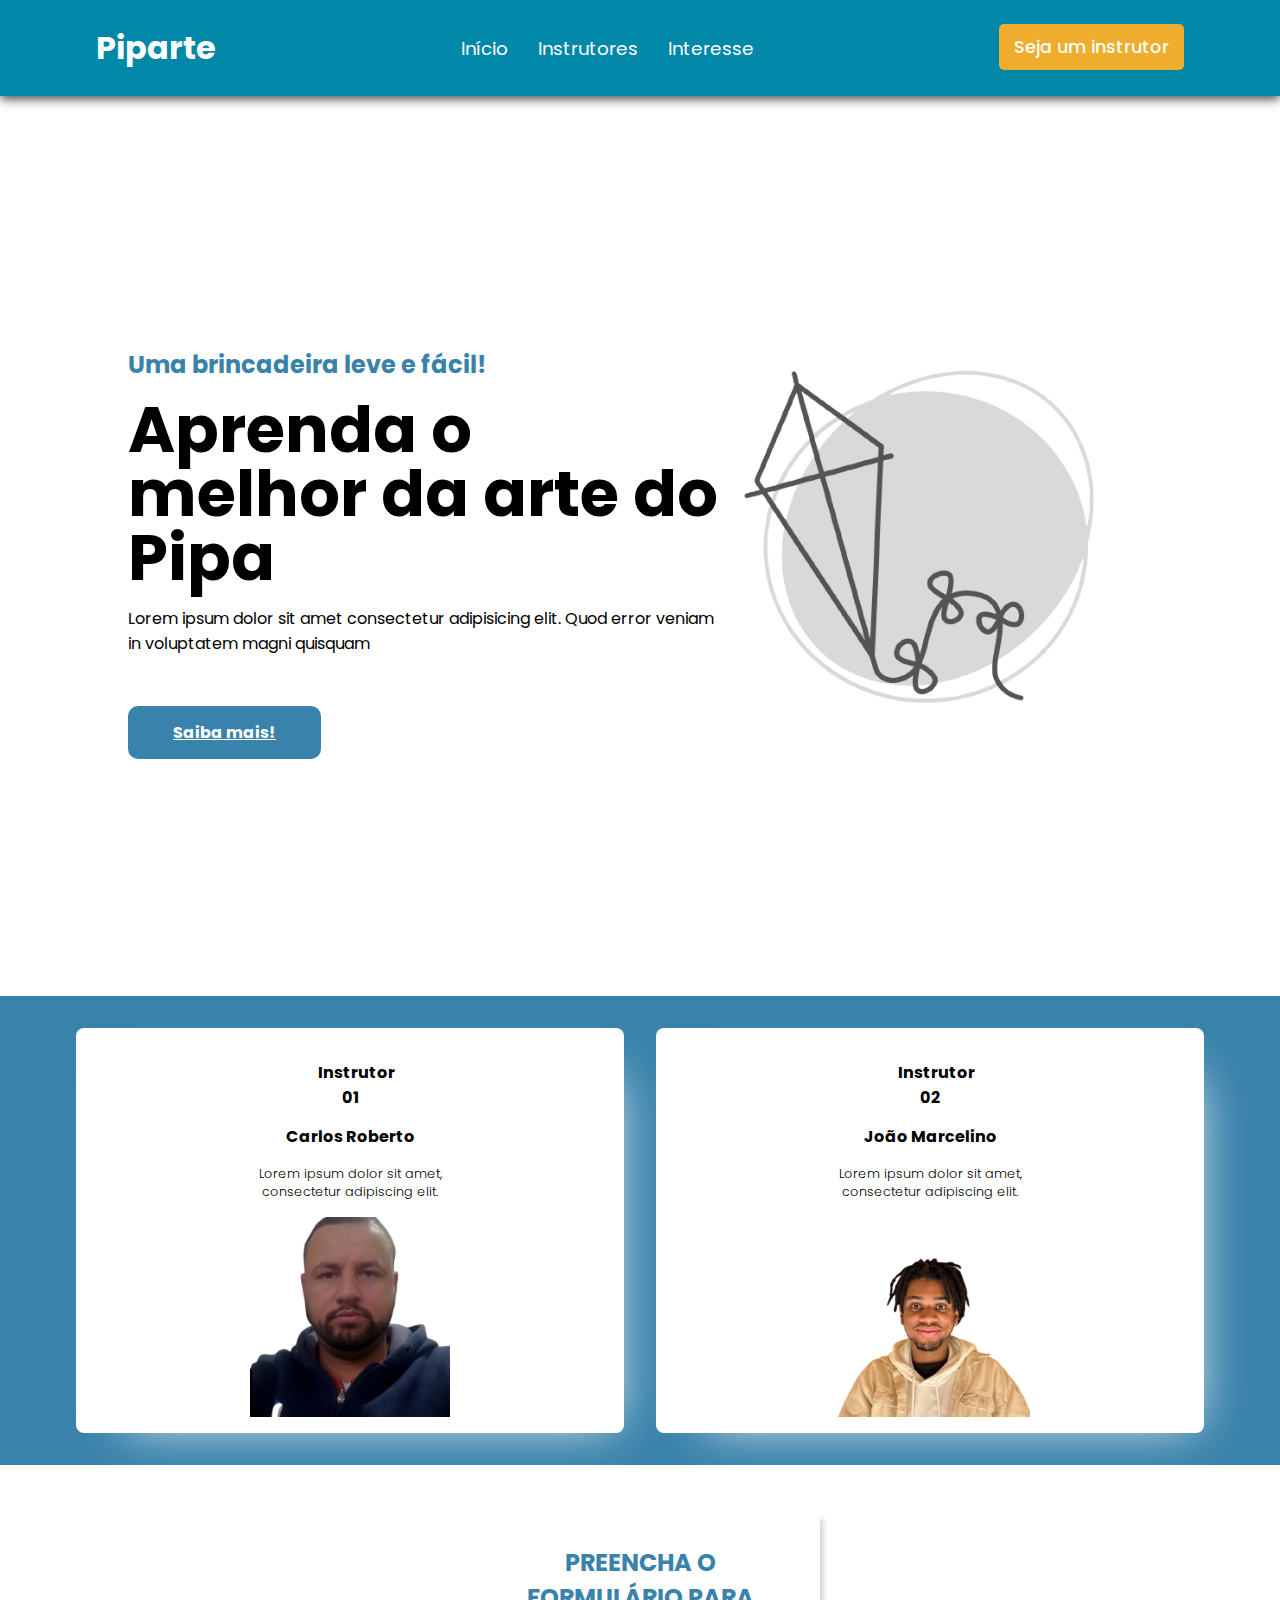
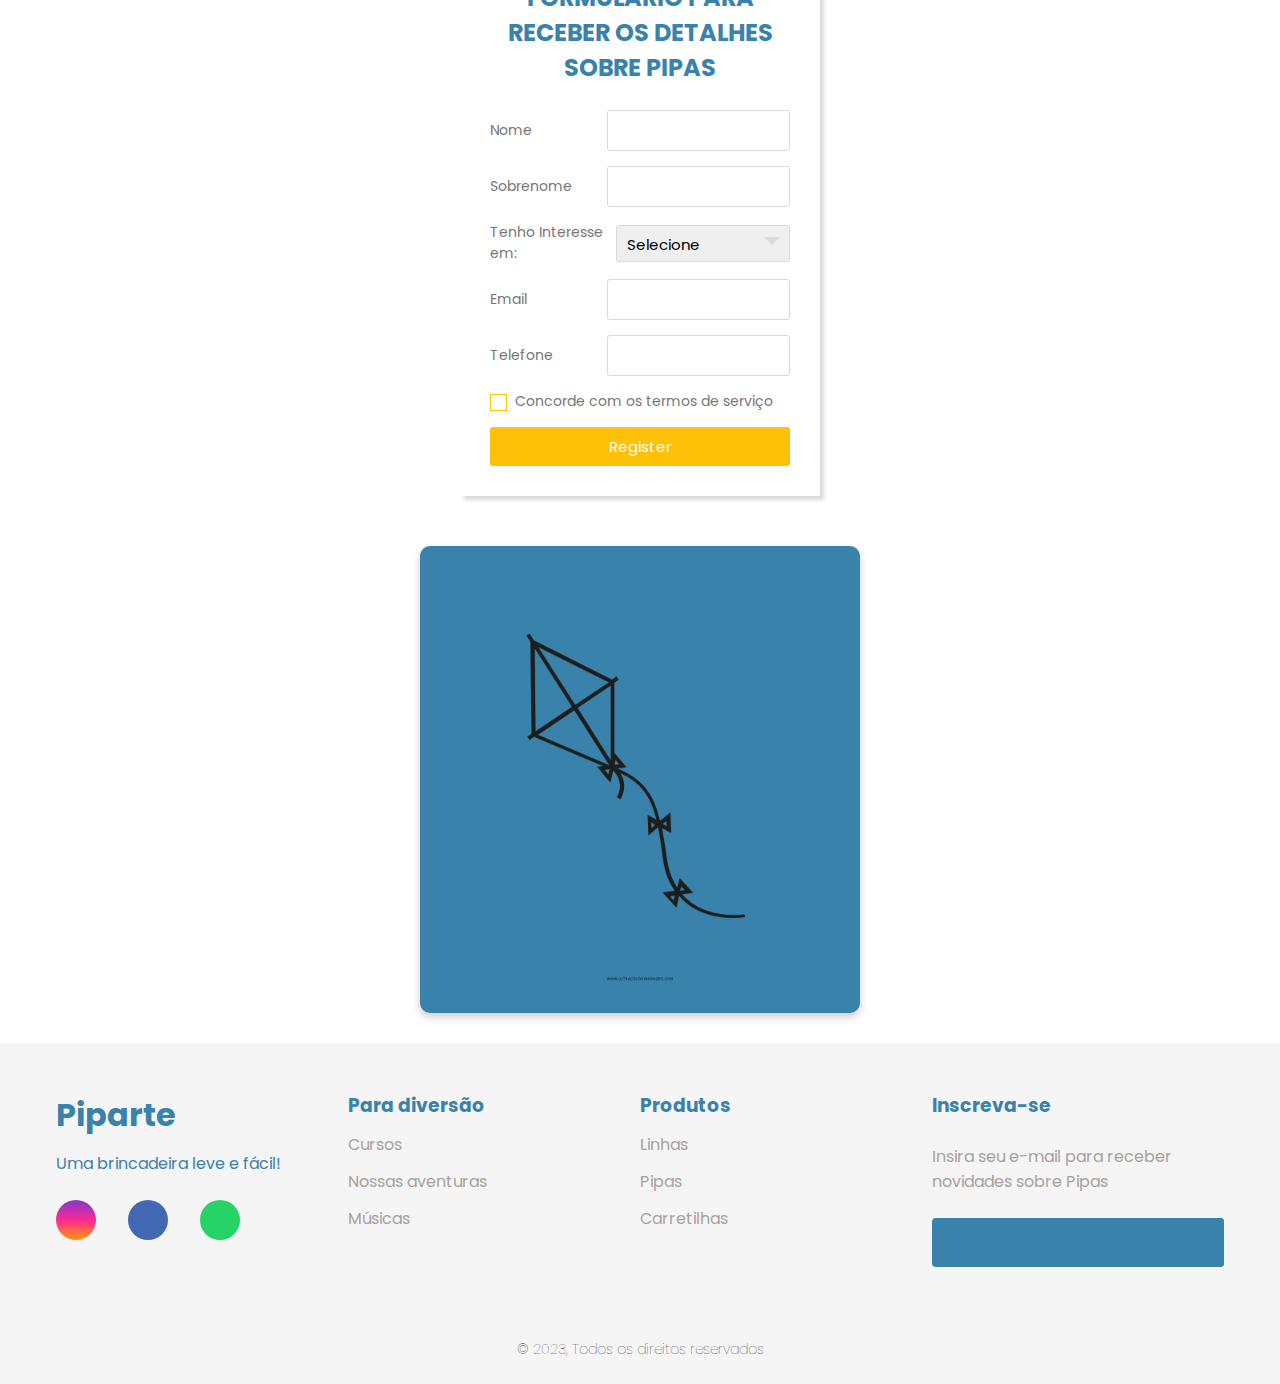
<file: index.html>
<!DOCTYPE html>
<html lang="pt-br">
<head>
    <meta charset="UTF-8">
    <meta http-equiv="X-UA-Compatible" content="IE=edge">
    <meta name="viewport" content="width=device-width, initial-scale=1.0">

    <link rel="stylesheet" href="https://cdnjs.cloudflare.com/ajax/libs/font-awesome/6.2.1/css/all.min.css" integrity="sha512-MV7K8+y+gLIBoVD59lQIYicR65iaqukzvf/nwasF0nqhPay5w/9lJmVM2hMDcnK1OnMGCdVK+iQrJ7lzPJQd1w==" crossorigin="anonymous" referrerpolicy="no-referrer" />
    <link rel="stylesheet" href="./src/styles/styles.css">

    <title>Piparte - Seu site sobre Pipas</title>
</head>
<body>

  <header>
    <nav class="nav-bar">
        <div class="logo">
            <h1>Piparte</h1>
        </div>
        <div class="nav-list">
            <ul>
                <li class="nav-item"><a href="#oquee" class="nav-link">Início</a></li>
                <li class="nav-item"><a href="#instrutor" class="nav-link">Instrutores</a></li>
                <li class="nav-item"><a href="#interesse" class="nav-link"> Interesse</a></li>
            </ul>
        </div>
        <div class="login-button">
            <button><a href="#">Seja um instrutor</a></button>
        </div>

        <div class="mobile-menu-icon">
            <button onclick="menuShow()"><img class="icon" src="src\assets\img\menu_white_36dp.svg" alt=""></button>
        </div>
    </nav>
    <div class="mobile-menu">
        <ul>
            <li class="nav-item"><a href="#oquee" class="nav-link">Início</a></li>
            <li class="nav-item"><a href="#instrutor" class="nav-link">Instrutores</a></li>
            <li class="nav-item"><a href="#interesse" class="nav-link"> Interesse</a></li>
        </ul>

        <div class="login-button">
            <button><a href="#">Entrar</a></button>
        </div>
    </div>
</header>


    <section class="home" id="oquee">
      <div class="home-text">
          <h4 class="text-h4">Uma brincadeira leve e fácil!</h4>
          <h1 class="text-h1">Aprenda o melhor da arte do Pipa</h1>
          <p>Lorem ipsum dolor sit amet consectetur adipisicing elit. Quod error veniam in voluptatem magni quisquam</p>
          <a href="#" class="home-btn">Saiba mais!</a>
      </div>
      <div class="home-img">
          <img src="./src/assets/img/home.png" alt="logo do pipa" width="100%" height="100%">
      </div>
  </section>

  <div class="cards" id="instrutor">
    <section class="card instructor">
        <div class="icon">
          <h3>Instrutor 01</h3>
        </div>

        <h3>Carlos Roberto</h3>
        <span>Lorem ipsum dolor sit amet, consectetur adipiscing elit.</span>
        <img src="./src/assets/img/instrutor01.png" alt="Instrutor 01">
    </section>

    <section class="card instructor">
        <div class="icon">
          <h3>Instrutor 02</h3>
        </div>
        <h3>João Marcelino</h3>
        <span>Lorem ipsum dolor sit amet, consectetur adipiscing elit.</span>
        <img src="./src/assets/img/instrutor02.png" alt="Instrutor 02">
    </section>
  </div>

  <div class="wrapper" id="interesse">
    <div class="title">
      Preencha o formulário para receber os detalhes sobre Pipas
    </div>
    <div class="form">
      <form id="registration-form">
        <div class="inputfield">
          <label for="name">Nome</label>
          <input type="text" class="input" id="name" required>
        </div>
        <div class="inputfield">
          <label for="surname">Sobrenome</label>
          <input type="text" class="input" id="surname" required>
        </div>
        <div class="inputfield">
          <label for="interest">Tenho Interesse em:</label>
          <div class="custom_select">
            <select id="interest" required>
              <option value="">Selecione</option>
              <option value="pipas">Pipas</option>
              <option value="carretilhas">Carretilhas</option>
              <option value="outros">Outros</option>
            </select>
          </div>
        </div>
        <div class="inputfield">
          <label for="email">Email</label>
          <input type="email" class="input" id="email" required>
        </div>
        <div class="inputfield">
          <label for="phone">Telefone</label>
          <input type="tel" class="input" id="phone" required>
        </div>
        <div class="inputfield terms">
          <label class="check">
            <input type="checkbox" required>
            <span class="checkmark"></span>
          </label>
          <p>Concorde com os termos de serviço</p>
        </div>
        <div class="inputfield">
          <input type="submit" value="Register" class="btn">
        </div>
      </form>
    </div>
  </div>
  
  <div class="card-details" id="registration-details">
    <div class="calc-result">
        <img src="./src/assets/img/pipa_form.png" alt="">
        <p class="text-registration"></p>
    </div>
  </div>

  <footer>
    <div id="footer_content">
        <div id="footer_contacts">
            <h1>Piparte</h1>
            <p>Uma brincadeira leve e fácil!</p>

            <div id="footer_social_media">
                <a href="#" class="footer-link" id="instagram">
                    <i class="fa-brands fa-instagram"></i>
                </a>

                <a href="#" class="footer-link" id="facebook">
                    <i class="fa-brands fa-facebook-f"></i>
                </a>

                <a href="#" class="footer-link" id="whatsapp">
                    <i class="fa-brands fa-whatsapp"></i>
                </a>
            </div>
        </div>
        
        <ul class="footer-list">
            <li>
                <h3>Para diversão</h3>
            </li>
            <li>
                <a href="#" class="footer-link">Cursos</a>
            </li>
            <li>
                <a href="#" class="footer-link">Nossas aventuras</a>
            </li>
            <li>
                <a href="#" class="footer-link">Músicas</a>
            </li>
        </ul>

        <ul class="footer-list">
            <li>
                <h3>Produtos</h3>
            </li>
            <li>
                <a href="#" class="footer-link">Linhas</a>
            </li>
            <li>
                <a href="#" class="footer-link">Pipas</a>
            </li>
            <li>
                <a href="#" class="footer-link">Carretilhas</a>
            </li>
        </ul>

        <div id="footer_subscribe">
            <h3>Inscreva-se</h3>

            <p>
                Insira seu e-mail para receber novidades sobre Pipas
            </p>

            <div id="input_group">
                <input type="email" id="email">
                <button>
                    <i class="fa-regular fa-envelope"></i>
                </button>
            </div>
        </div>
    </div>

    <div id="footer_copyright">
        &#169
        2023, Todos os direitos reservados
    </div>
</footer>

  <script src="./src/js/script.js"></script>
  </body>
</html>
</file>
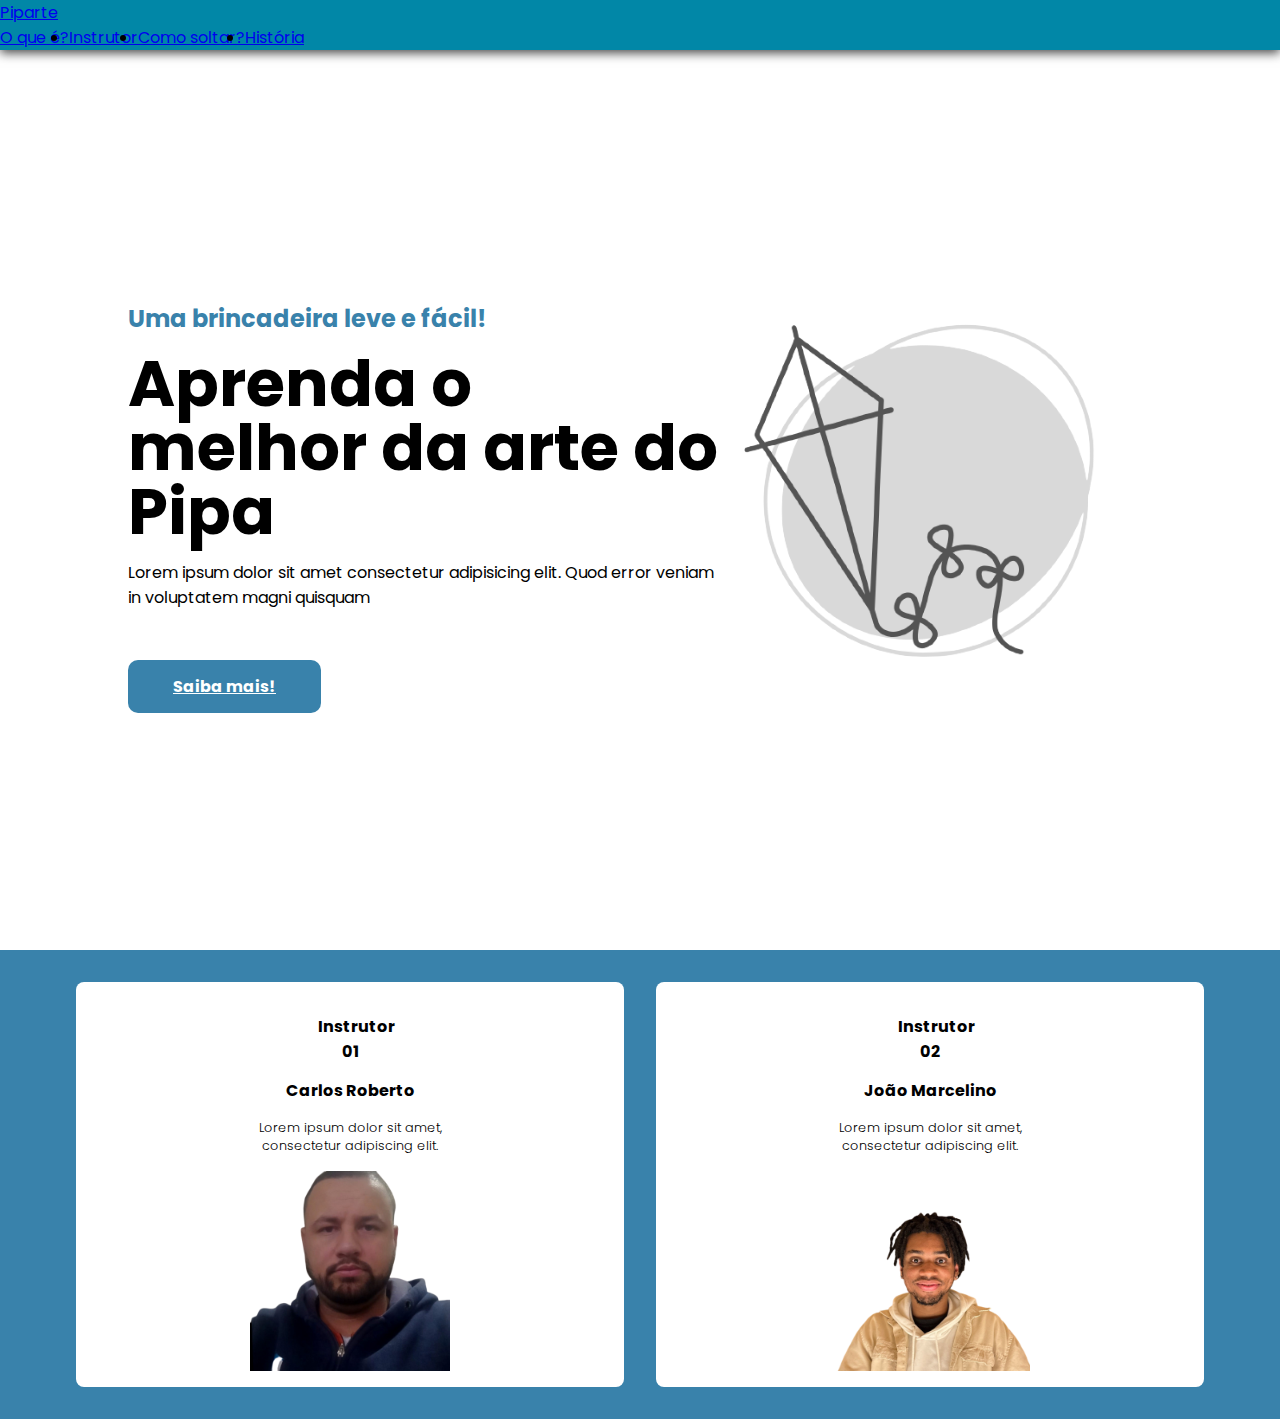
<file: src/index.html>
<!DOCTYPE html>
<html lang="pt-br">
<head>
    <meta charset="UTF-8">
    <meta http-equiv="X-UA-Compatible" content="IE=edge">
    <meta name="viewport" content="width=device-width, initial-scale=1.0">
    <link rel="stylesheet" href="./styles/styles.css">
    <title>Piparte - Seu site sobre Pipas</title>
</head>
<body>

    <header>
      <nav>
        <a class="logo" href="/">Piparte</a>
        <div class="mobile-menu">
          <div class="line1"></div>
          <div class="line2"></div>
          <div class="line3"></div>
        </div>
        <ul class="nav-list">
          <li><a href="#">O que é?</a></li>
          <li><a href="#instrutor">Instrutor</a></li>
          <li><a href="#">Como soltar?</a></li>
          <li><a href="#">História</a></li>
        </ul>
      </nav>
    </header>

    <section class="home">
      <div class="home-text">
          <h4 class="text-h4">Uma brincadeira leve e fácil!</h4>
          <h1 class="text-h1">Aprenda o melhor da arte do Pipa</h1>
          <p>Lorem ipsum dolor sit amet consectetur adipisicing elit. Quod error veniam in voluptatem magni quisquam</p>
          <a href="#" class="home-btn">Saiba mais!</a>
      </div>
      <div class="home-img">
          <img src="./assets/img/home.png" alt="logo do pipa">
      </div>
  </section>

  <div class="cards" id="instrutor">
    <section class="card contact">
        <div class="icon">
          <h3>Instrutor 01</h3>
        </div>

        <h3>Carlos Roberto</h3>
        <span>Lorem ipsum dolor sit amet, consectetur adipiscing elit.</span>
        <img src="./assets/img/instrutor01.png" alt="Instrutor 01">
    </section>

    <section class="card shop">
        <div class="icon">
          <h3>Instrutor 02</h3>
        </div>
        <h3>João Marcelino</h3>
        <span>Lorem ipsum dolor sit amet, consectetur adipiscing elit.</span>
        <img src="./assets/img/instrutor02.png" alt="Instrutor 02">
    </section>
  </div>

  <script src="./js/mobile-navbar.js"></script>
  </body>
</html>
</file>
<file: src/styles/styles.css>
@import url('https://fonts.googleapis.com/css2?family=Poppins&display=swap');

:root {
  --color-neutral-0: #0e0c0c;
  --color-neutral-10: #171717;
  --color-neutral-30: #a8a29e;
  --color-neutral-40: #f5f5f5;
  --primary: #0187a7;
  --secondary: #95989a;
  --text-color: #fff;
  --text-secondary: #000;
  --text-tertiary: #eead2d;
}

html {
  scroll-behavior: smooth;
}

* {
    margin: 0;
    padding: 0;
    font-family: Poppins;
  }

  /* Criando navbar */
  header {
    background-color: #0187a7;
    box-shadow: 0px 3px 10px #464646;
}

.nav-bar {
    display: flex;
    justify-content: space-between;
    padding: 1.5rem 6rem;
}

.logo {
    display: flex;
    align-items: center;
}

.logo h1 {
    color: #fff;
}

.nav-list {
    display: flex;
    align-items: center;
}

.nav-list ul {
    display: flex;
    justify-content: center;
    list-style: none;
}

.nav-item {
    margin: 0 15px;
}

.nav-link {
    text-decoration: none;
    font-size: 1.15rem;
    color: #fff;
    font-weight: 400;
}

.login-button button {
    border: none;
    padding: 10px 15px;
    border-radius: 5px;
    background-color: #eead2d;
}

.login-button button a {
    text-decoration: none;
    color: #fff;
    font-weight: 500;
    font-size: 1.1rem;
}

.mobile-menu-icon {
    display: none;
}

.mobile-menu {
    display: none;
}

@media screen and (max-width: 730px) {
    .nav-bar {
        padding: 1.5rem 4rem;
    }
    .nav-item {
        display: none;
    }
    .login-button {
        display: none;
    }
    .mobile-menu-icon {
        display: block;
    }
    .mobile-menu-icon button {
        background-color: transparent;
        border: none;
        cursor: pointer;
    }
    .mobile-menu ul {
        display: flex;
        flex-direction: column;
        text-align: center;
        padding-bottom: 1rem;
    }
    .mobile-menu .nav-item {
        display: block;
        padding-top: 1.2rem;
    }
    .mobile-menu .login-button {
        display: block;
        padding: 1rem 2rem;
    }
    .mobile-menu .login-button button {
        width: 100%;
    }
    .open {
        display: block;
    }
}
  /* Criando Home */
.home{
    height: 100vh;
    display: flex;
    align-items: center;
    justify-content: space-between;
    padding: 0px 10%;
}
.home-text{
    max-width: 37rem;
}
.home-text .text-h4{
    font-size: 1.5rem;
    color: #3982AB;
    margin-bottom: 1rem;
}
.home-text .text-h1{
    font-size: 4rem;
    margin-bottom: 1rem;
    line-height: 4rem;
}
.home-text p{
    margin-bottom: 4rem;
}
.home-btn{
    padding: 15px 45px;
    background-color: #3982AB;
    color: #fff;
    border-radius: 10px;
    font-weight: 700;
    transition: all 0.5s;
}
.home-btn:hover{
    background: #eead2d;
    color: #000;
}
.home-img img{
  height: 100%;
  width: 100%;
}
@media (max-width:785px) {
  .home{
      padding: 100px 2%;
      flex-direction: column;
      text-align: center;
      overflow: hidden;
      gap: 5rem;
  }
  .home .text-h4{
      font-size: 15px;
  }
  .home .text-h1{
      font-size: 2.5rem;
      line-height: 3rem;
  }
  .home p{
      font-size: 15px;
  }
  .home-img{
    height: 100%;
    width: 100%;
  }
}
.cards {
  display: flex;
  justify-content: center;
  align-items: center;
  background-color: #3982AB;
  padding: 32px;
}

.cards section.card {
  display: flex;
  flex-direction: column;
  align-items: center;
  text-align: center;
  background: white;
  padding: 1rem 1.5rem;
  border-radius: 8px;
  max-height: 468px;
  margin-left: 32px;
}

.cards section.card:first-child {
  margin-left: 0;
}

.cards section.card .icon {
  width: 64px;
  height: 64px;
}

.cards section.card img {
  width: 40%;
}

.cards section.card h3 {
  font-size: 100%;
  margin: 16px 0;
}

.cards section.card span {
  font-weight: 300;
  max-width: 240px;
  font-size: 80%;
  margin-bottom: 16px;
}

.cards section.card button {
  padding: 0.5rem 1rem;
  text-transform: uppercase;
  border-radius: 32px;
  border: 0;
  cursor: pointer;
  font-size: 80%;
  font-weight: 500;
  color: #fff;
  margin-bottom: 16px 0;
}

.cards section.card.instructor {
  box-shadow: 20px 20px 50px -30px #fff;
}
.cards section.card.instructor {
  box-shadow: 20px 20px 50px -30px #fff;
}
.cards section.card.about {
  box-shadow: 20px 20px 50px -30px #fff;
}

@media screen and (max-width: 720px) {
  .cards {
      flex-direction: column;
  }

  .cards section.card {
      margin-left: 0;
      margin-bottom: 32px;
  }

  .cards section.card:last-child {
      margin-bottom: 0;
  }

  .cards section.card button {
      font-size: 70%;
  }

}
/*forms*/
.wrapper{
  max-width: 300px;
  width: 100%;
  background: #fff;
  margin: 50px auto;
  box-shadow: 4px 4px 4px rgba(0,0,0,0.150);
  padding: 30px;
}

.wrapper .title{
  font-size: 24px;
  font-weight: 700;
  margin-bottom: 25px;
  color: #3982AB;
  text-transform: uppercase;
  text-align: center;
}

.wrapper .form{
  width: 100%;
}

.wrapper .form .inputfield{
  margin-bottom: 15px;
  display: flex;
  align-items: center;
}

.wrapper .form .inputfield label{
   width: 200px;
   color: #757575;
   margin-right: 10px;
  font-size: 14px;
}

.wrapper .form .inputfield .input,
.wrapper .form .inputfield .textarea{
  width: 100%;
  outline: none;
  border: 1px solid #d5dbd9;
  font-size: 15px;
  padding: 8px 10px;
  border-radius: 3px;
  transition: all 0.3s ease;
}

.wrapper .form .inputfield .textarea{
  width: 100%;
  height: 125px;
  resize: none;
}

.wrapper .form .inputfield .custom_select{
  position: relative;
  width: 100%;
  height: 37px;
}

.wrapper .form .inputfield .custom_select:before{
  content: "";
  position: absolute;
  top: 12px;
  right: 10px;
  border: 8px solid;
  border-color: #d5dbd9 transparent transparent transparent;
  pointer-events: none;
}

.wrapper .form .inputfield .custom_select select{
  -webkit-appearance: none;
  -moz-appearance:   none;
  appearance:        none;
  outline: none;
  width: 100%;
  height: 100%;
  border: 0px;
  padding: 8px 10px;
  font-size: 15px;
  border: 1px solid #d5dbd9;
  border-radius: 3px;
}


.wrapper .form .inputfield .input:focus,
.wrapper .form .inputfield .textarea:focus,
.wrapper .form .inputfield .custom_select select:focus{
  border: 1px solid #3982AB;
}

.wrapper .form .inputfield p{
   font-size: 14px;
   color: #757575;
}
.wrapper .form .inputfield .check{
  width: 15px;
  height: 15px;
  position: relative;
  display: block;
  cursor: pointer;
}
.wrapper .form .inputfield .check input[type="checkbox"]{
  position: absolute;
  top: 0;
  left: 0;
  opacity: 0;
}
.wrapper .form .inputfield .check .checkmark{
  width: 15px;
  height: 15px;
  border: 1px solid #fec107;
  display: block;
  position: relative;
}
.wrapper .form .inputfield .check .checkmark:before{
  content: "";
  position: absolute;
  top: 1px;
  left: 2px;
  width: 5px;
  height: 2px;
  border: 2px solid;
  border-color: transparent transparent #fff #fff;
  transform: rotate(-45deg);
  display: none;
}
.wrapper .form .inputfield .check input[type="checkbox"]:checked ~ .checkmark{
  background: #fec107;
}

.wrapper .form .inputfield .check input[type="checkbox"]:checked ~ .checkmark:before{
  display: block;
}

.wrapper .form .inputfield .btn{
  width: 100%;
   padding: 8px 10px;
  font-size: 15px; 
  border: 0px;
  background:  #fec107;
  color: #fff;
  cursor: pointer;
  border-radius: 3px;
  outline: none;
}

.wrapper .form .inputfield .btn:hover{
  background: #3982AB;
}

.wrapper .form .inputfield:last-child{
  margin-bottom: 0;
}

@media (max-width:420px) {
  .wrapper .form .inputfield{
    flex-direction: column;
    align-items: flex-start;
  }
  .wrapper .form .inputfield label{
    margin-bottom: 5px;
  }
  .wrapper .form .inputfield.terms{
    flex-direction: row;
  }
}

.card-details {
  width: 80%;
  max-width: 400px;
  margin: 30px auto;
  background-color: #3982AB;
  padding: 20px;
  text-align: center;
  border-radius: 10px;
  box-shadow: 0 4px 8px 0 rgba(0, 0, 0, 0.2);
  color: white;
}

.calc-result {
  margin-top: 20px;
}

.calc-result img {
  height: 30%;
  width: 100%;
}

.text-registration {
  font-size: 18px;
}

@media (max-width: 600px) {
  .card {
    width: 90%;
  }
}

/*Footer*/

footer {
  width: 100%;
  color: var(--color-neutral-40);
}

.footer-link {
  text-decoration: none;
}

#footer_content {
  background-color: var(--color-neutral-40);
  color: #3982AB;
  display: grid;
  grid-template-columns: repeat(4, 1fr);
  padding: 3rem 3.5rem;
}

#footer_contacts h1 {
  margin-bottom: 0.75rem;
}

#footer_social_media {
  display: flex;
  gap: 2rem;
  margin-top: 1.5rem;
} 

#footer_social_media .footer-link {
  display: flex;
  align-items: center;
  justify-content: center;
  height: 2.5rem;
  width: 2.5rem;
  color: var(--color-neutral-40);
  border-radius: 50%;
  transition: all 0.4s;
}

#footer_social_media .footer-link i {
  font-size: 1.25rem;    
}

#footer_social_media .footer-link:hover {
  opacity: 0.8;
}

#instagram {
  background: linear-gradient(#7f37c9, #ff2992, #ff9807);
}

#facebook {
  background-color: #4267b3;
}

#whatsapp {
  background-color: #25d366;
}

.footer-list {
  display: flex;
  flex-direction: column;
  gap: 0.75rem;
  list-style: none;
}

.footer-list .footer-link {
  color: var(--color-neutral-30);
  transition: all 0.4s;
}

.footer-list .footer-link:hover {
  color: #3982AB;
}

#footer_subscribe {
  display: flex;
  flex-direction: column;
  gap: 1.5rem;
}

#footer_subscribe p {
  color: var(--color-neutral-30);
}

#input_group {
  display: flex;
  align-items: center;
  color: #fff;
  background-color: #3982AB;
  border-radius: 4px;
}

#input_group input {
  all: unset;
  padding: 0.75rem;
  width: 100%;
}

#input_group button {
  background-color: #3982AB;
  border: none;
  color: var(--color-neutral-10);
  padding: 0px 1.25rem;
  font-size: 1.125rem;
  height: 100%;
  border-radius: 0px 4px 4px 0px;
  cursor: pointer;
  transition: all 0.4s;
}

#input_group button:hover {
  opacity: 0.8;
}

#footer_copyright {
  display: flex;
  justify-content: center;
  color: var(--color-neutral-10);
  background-color: var(--color-neutral-40);
  font-size: 0.9rem;
  padding: 1.5rem;
  font-weight: 100;
}

@media screen and (max-width: 768px) {
  #footer_content {
      grid-template-columns: repeat(2, 1fr);
      gap: 2rem;
  }
}

@media screen and (max-width: 426px) {
  #footer_content {
      grid-template-columns: repeat(1, 1fr);
      padding: 3rem 2rem;
  }
}
</file>
